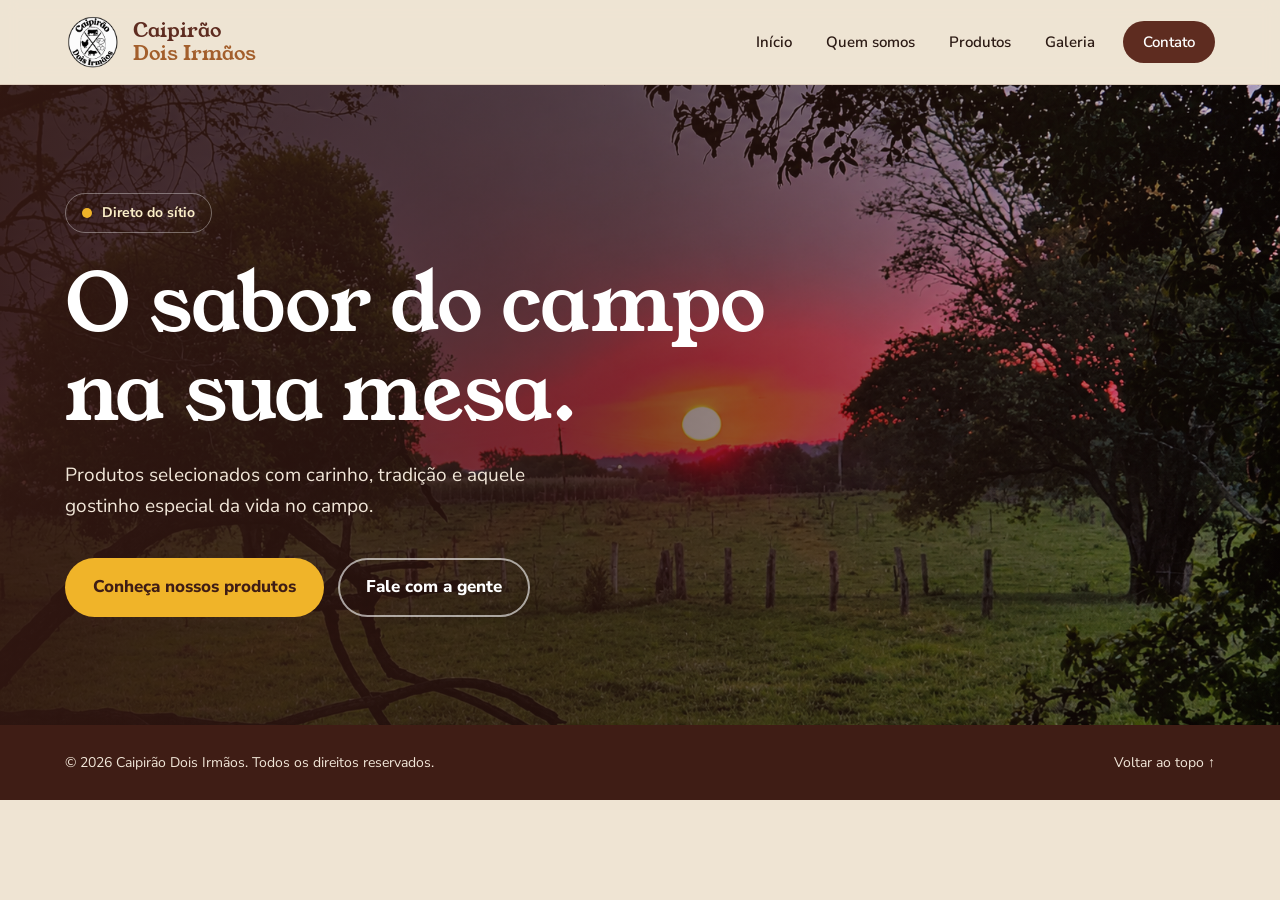
<file: index.html>
<!DOCTYPE html>
<html lang="pt-BR">
<head>
    <meta charset="UTF-8">
    <meta name="viewport" content="width=device-width, initial-scale=1.0">
    <title>Caipirão Dois Irmãos | Início</title>

    <link rel="preconnect" href="https://fonts.googleapis.com">
    <link rel="preconnect" href="https://fonts.gstatic.com" crossorigin>
    <link href="https://fonts.googleapis.com/css2?family=Nunito+Sans:wght@400;600;700;800&family=Young+Serif&display=swap" rel="stylesheet">

    <link rel="stylesheet" href="style.css">
</head>
<body>

    <header>
        <div class="container cabecalho">
            <a href="index.html" class="marca">
                <img src="assets/logo.png" alt="Logo Caipirão Dois Irmãos">
                <span>Caipirão <strong>Dois Irmãos</strong></span>
            </a>

            <nav>
                <a href="index.html" class="ativo">Início</a>
                <a href="sobre.html">Quem somos</a>
                <a href="produtos.html">Produtos</a>
                <a href="galeria.html">Galeria</a>
                <a href="contato.html" class="nav-destaque">Contato</a>
            </nav>
        </div>
    </header>

    <main>
        <section class="hero">
            <div class="container hero-conteudo">
                <span class="etiqueta">Direto do sítio</span>
                <h1>O sabor do campo na sua mesa.</h1>
                <p>
                    Produtos selecionados com carinho, tradição e aquele
                    gostinho especial da vida no campo.
                </p>
                <div class="hero-botoes">
                    <a href="produtos.html" class="botao">Conheça nossos produtos</a>
                    <a href="contato.html" class="botao botao-claro">Fale com a gente</a>
                </div>
            </div>
        </section>

    
    </main>

    <footer>
        <div class="container rodape">
            <p>© 2026 Caipirão Dois Irmãos. Todos os direitos reservados.</p>
            <a href="index.html">Voltar ao topo ↑</a>
        </div>
    </footer>

</body>
</html>
</file>
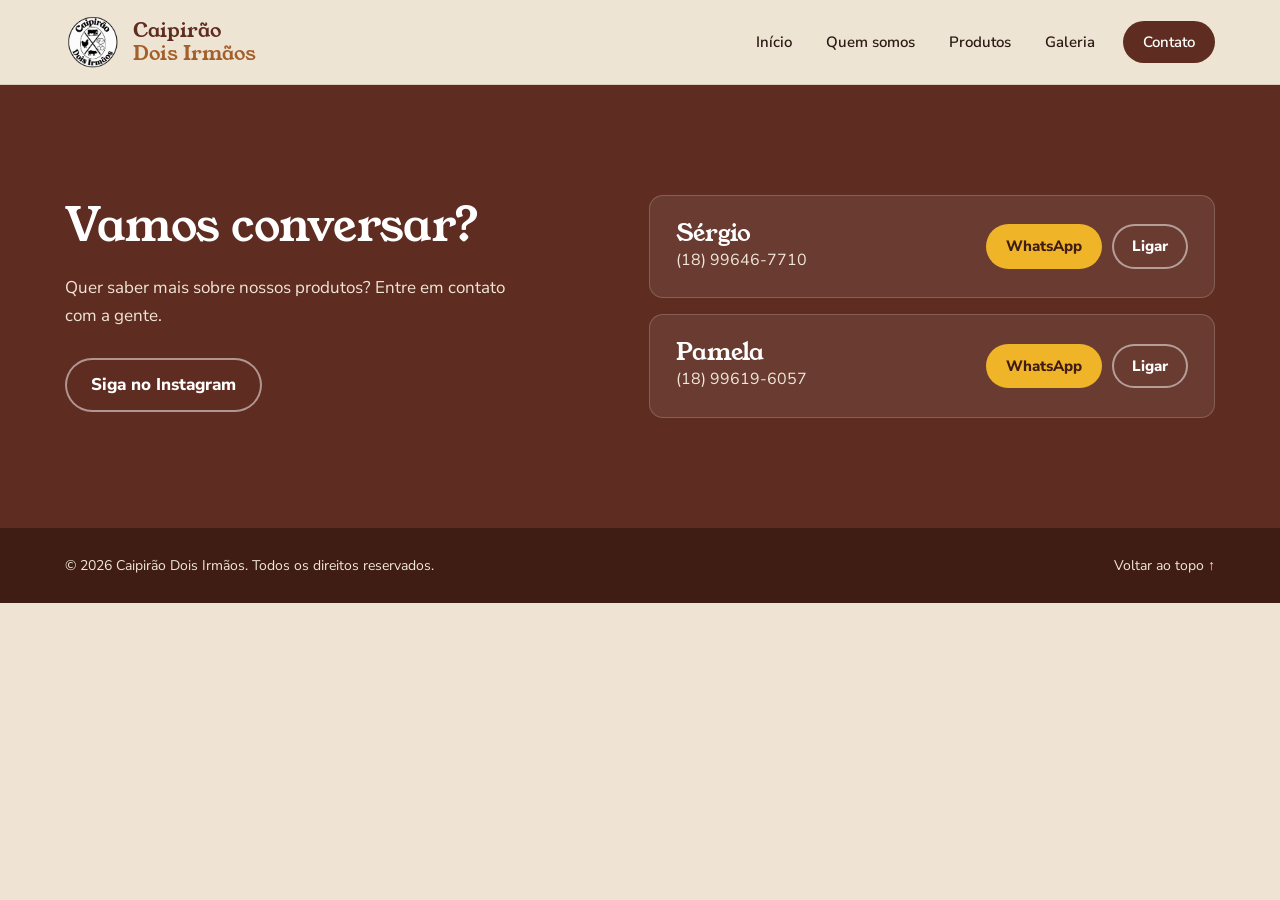
<file: contato.html>
<!DOCTYPE html>
<html lang="pt-BR">
<head>
    <meta charset="UTF-8">
    <meta name="viewport" content="width=device-width, initial-scale=1.0">
    <title>Caipirão Dois Irmãos | Contato</title>

    <link rel="preconnect" href="https://fonts.googleapis.com">
    <link rel="preconnect" href="https://fonts.gstatic.com" crossorigin>
    <link href="https://fonts.googleapis.com/css2?family=Nunito+Sans:wght@400;600;700;800&family=Young+Serif&display=swap" rel="stylesheet">

    <link rel="stylesheet" href="style.css">
</head>
<body>

    <header>
        <div class="container cabecalho">
            <a href="index.html" class="marca">
                <img src="assets/logo.png" alt="Logo Caipirão Dois Irmãos">
                <span>Caipirão <strong>Dois Irmãos</strong></span>
            </a>

            <nav>
                <a href="index.html">Início</a>
                <a href="sobre.html">Quem somos</a>
                <a href="produtos.html">Produtos</a>
                <a href="galeria.html">Galeria</a>
                <a href="contato.html" class="nav-destaque">Contato</a>
            </nav>
        </div>
    </header>

    <main>
        <section class="contato secao">
            <div class="container contato-conteudo">
                <div class="contato-texto">
                    <h2>Vamos conversar?</h2>
                    <p>
                        Quer saber mais sobre nossos produtos?
                        Entre em contato com a gente.
                    </p>
                    <a class="botao-instagram"
                       href="https://www.instagram.com/caipirao.doisirmaos?obrf=MXVzMXlxa3hqMmg5bg=="
                       target="_blank" rel="noopener noreferrer">
                        Siga no Instagram
                    </a>
                </div>

                <div class="contato-cartoes">
                    <div class="cartao-contato">
                        <div>
                            <h3>Sérgio</h3>
                            <p>(18) 99646-7710</p>
                        </div>
                        <div class="cartao-acoes">
                            <a class="btn-whats"
                               href="https://wa.me/5518996467710?text=Ol%C3%A1!%20Vim%20pelo%20site%20do%20Caipir%C3%A3o%20Dois%20Irm%C3%A3os."
                               target="_blank" rel="noopener noreferrer">WhatsApp</a>
                            <a class="btn-ligar" href="tel:+5518996467710">Ligar</a>
                        </div>
                    </div>

                    <div class="cartao-contato">
                        <div>
                            <h3>Pamela</h3>
                            <p>(18) 99619-6057</p>
                        </div>
                        <div class="cartao-acoes">
                            <a class="btn-whats"
                               href="https://wa.me/5518996196057?text=Ol%C3%A1!%20Vim%20pelo%20site%20do%20Caipir%C3%A3o%20Dois%20Irm%C3%A3os."
                               target="_blank" rel="noopener noreferrer">WhatsApp</a>
                            <a class="btn-ligar" href="tel:+5518996196057">Ligar</a>
                        </div>
                    </div>
                </div>
            </div>
        </section>
    </main>

    <footer>
        <div class="container rodape">
            <p>© 2026 Caipirão Dois Irmãos. Todos os direitos reservados.</p>
            <a href="contato.html">Voltar ao topo ↑</a>
        </div>
    </footer>

</body>
</html>
</file>
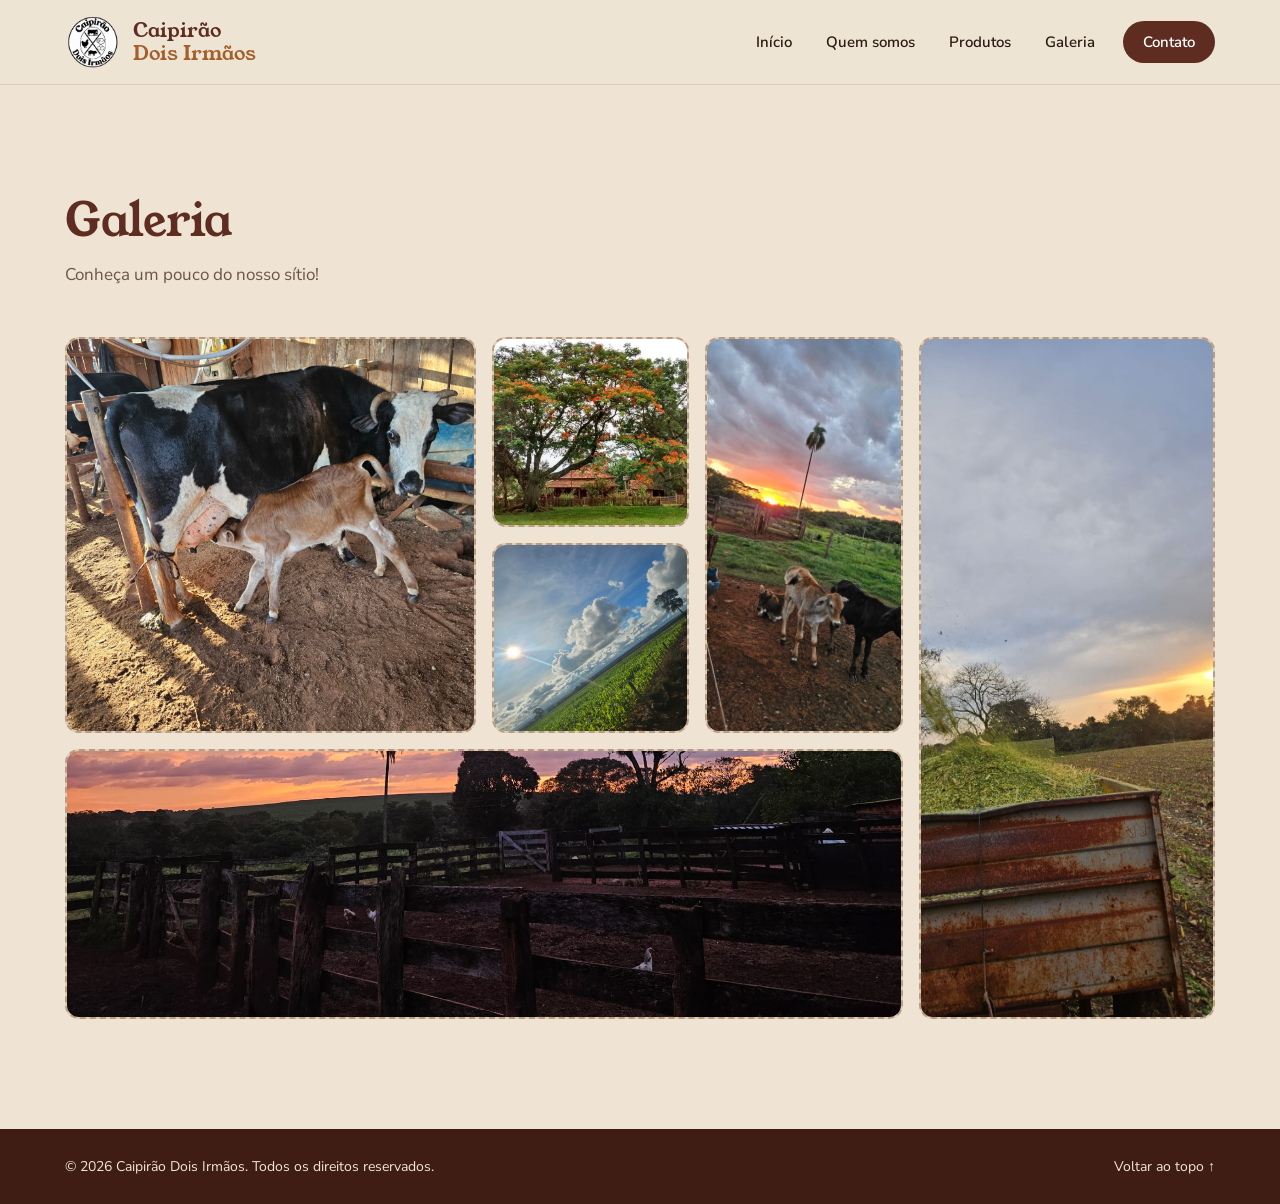
<file: galeria.html>
<!DOCTYPE html>
<html lang="pt-BR">
<head>
    <meta charset="UTF-8">
    <meta name="viewport" content="width=device-width, initial-scale=1.0">
    <title>Caipirão Dois Irmãos | Galeria</title>

    <link rel="preconnect" href="https://fonts.googleapis.com">
    <link rel="preconnect" href="https://fonts.gstatic.com" crossorigin>
    <link href="https://fonts.googleapis.com/css2?family=Nunito+Sans:wght@400;600;700;800&family=Young+Serif&display=swap" rel="stylesheet">

    <link rel="stylesheet" href="style.css">
</head>
<body>

    <header>
        <div class="container cabecalho">
            <a href="index.html" class="marca">
                <img src="assets/logo.png" alt="Logo Caipirão Dois Irmãos">
                <span>Caipirão <strong>Dois Irmãos</strong></span>
            </a>

            <nav>
                <a href="index.html">Início</a>
                <a href="sobre.html">Quem somos</a>
                <a href="produtos.html">Produtos</a>
                <a href="galeria.html" class="ativo">Galeria</a>
                <a href="contato.html" class="nav-destaque">Contato</a>
            </nav>
        </div>
    </header>

    <main>
        <section class="galeria secao">
            <div class="container">
                <div class="titulo-secao">
                    <h2>Galeria</h2>
                    <p>Conheça um pouco do nosso sítio!</p>
                </div>

                <div class="galeria-lista">
                    <figure class="galeria-item">
                        <img src="assets/fotogaleria1.jpeg" alt="Foto do sítio 1">
                    </figure>
                    <figure class="galeria-item">
                        <img src="assets/fotogaleria2.jpeg" alt="Foto do sítio 2">
                    </figure>
                    <figure class="galeria-item">
                        <img src="assets/fotogaleria3 (2).jpeg" alt="Foto do sítio 3">
                    </figure>
                    <figure class="galeria-item">
                        <img src="assets/fotogaleria4.jpeg" alt="Foto do sítio 4">
                    </figure>
                    <figure class="galeria-item">
                        <img src="assets/fotogaleria6 (2).jpeg" alt="Foto do sítio 5">
                    </figure>
                    <figure class="galeria-item">
                        <img src="assets/foto5galeria.jpeg" alt="Animais no sítio">
                    </figure>
                </div>
            </div>
        </section>
    </main>

    <footer>
        <div class="container rodape">
            <p>© 2026 Caipirão Dois Irmãos. Todos os direitos reservados.</p>
            <a href="galeria.html">Voltar ao topo ↑</a>
        </div>
    </footer>

</body>
</html>
</file>
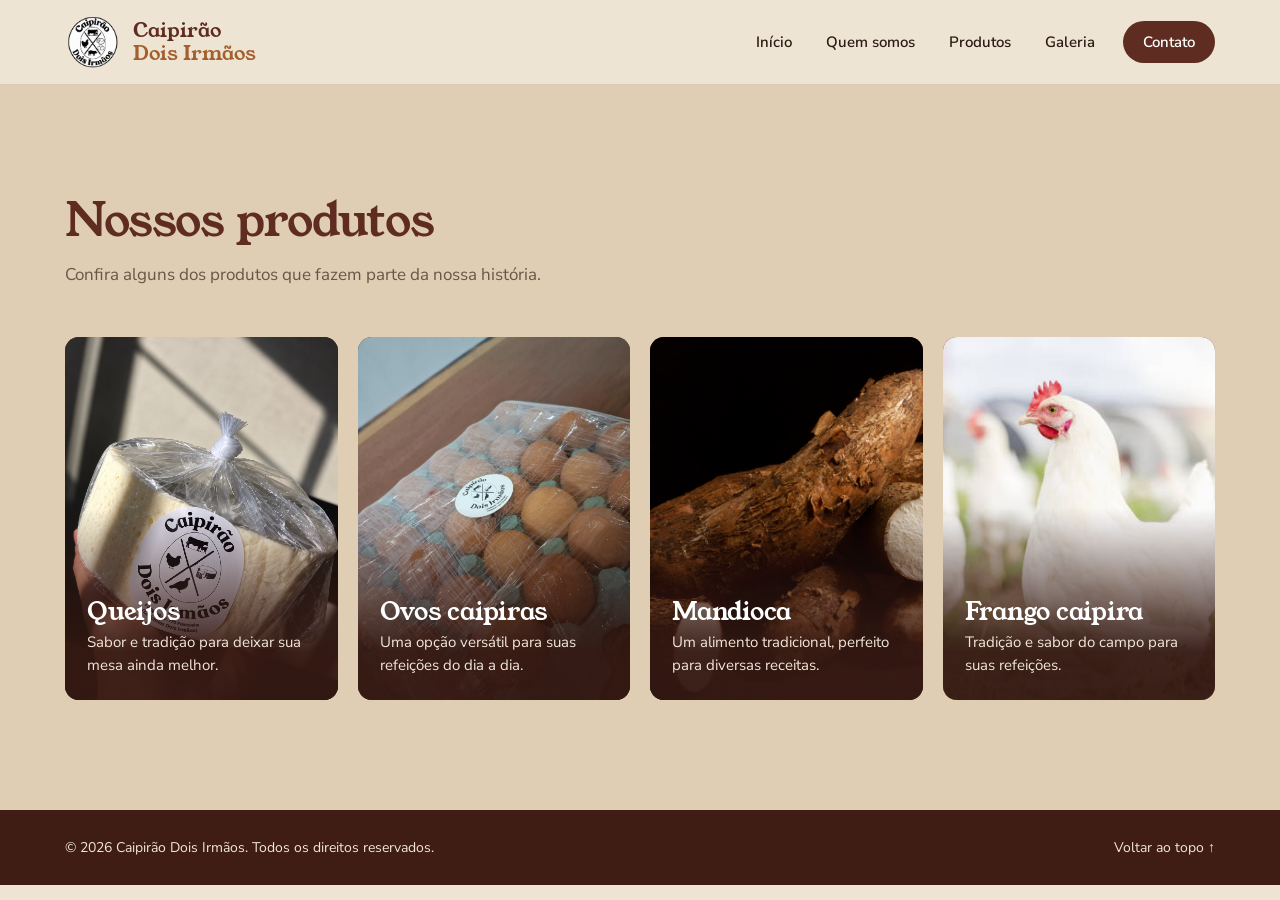
<file: produtos.html>
<!DOCTYPE html>
<html lang="pt-BR">
<head>
    <meta charset="UTF-8">
    <meta name="viewport" content="width=device-width, initial-scale=1.0">
    <title>Caipirão Dois Irmãos | Produtos</title>

    <link rel="preconnect" href="https://fonts.googleapis.com">
    <link rel="preconnect" href="https://fonts.gstatic.com" crossorigin>
    <link href="https://fonts.googleapis.com/css2?family=Nunito+Sans:wght@400;600;700;800&family=Young+Serif&display=swap" rel="stylesheet">

    <link rel="stylesheet" href="style.css">
</head>
<body>

    <header>
        <div class="container cabecalho">
            <a href="index.html" class="marca">
                <img src="assets/logo.png" alt="Logo Caipirão Dois Irmãos">
                <span>Caipirão <strong>Dois Irmãos</strong></span>
            </a>

            <nav>
                <a href="index.html">Início</a>
                <a href="sobre.html">Quem somos</a>
                <a href="produtos.html" class="ativo">Produtos</a>
                <a href="galeria.html">Galeria</a>
                <a href="contato.html" class="nav-destaque">Contato</a>
            </nav>
        </div>
    </header>

    <main>
        <section class="produtos secao">
            <div class="container">
                <div class="titulo-secao">
                    <h2>Nossos produtos</h2>
                    <p>Confira alguns dos produtos que fazem parte da nossa história.</p>
                </div>

                <div class="produtos-lista">

                    <article class="produto">
                        <img src="assets/Queijo Caipirão Dois Irmãos ao Sol.png" alt="Queijos">
                        <div class="produto-info">
                            <h3>Queijos</h3>
                            <p>Sabor e tradição para deixar sua mesa ainda melhor.</p>
                        </div>
                    </article>

                    <article class="produto">
                        <img src="assets/ovos.jpeg" alt="Ovos caipiras">
                        <div class="produto-info">
                            <h3>Ovos caipiras</h3>
                            <p>Uma opção versátil para suas refeições do dia a dia.</p>
                        </div>
                    </article>

                    <article class="produto">
                        <img src="assets/mandioca.jpg" alt="Mandioca">
                        <div class="produto-info">
                            <h3>Mandioca</h3>
                            <p>Um alimento tradicional, perfeito para diversas receitas.</p>
                        </div>
                    </article>

                    <article class="produto">
                        <img src="assets/galinha.jpg" alt="Galinha caipira">
                        <div class="produto-info">
                            <h3>Frango caipira</h3>
                            <p>Tradição e sabor do campo para suas refeições.</p>
                        </div>
                    </article>

                </div>
            </div>
        </section>
    </main>

    <footer>
        <div class="container rodape">
            <p>© 2026 Caipirão Dois Irmãos. Todos os direitos reservados.</p>
            <a href="produtos.html">Voltar ao topo ↑</a>
        </div>
    </footer>

</body>
</html>
</file>
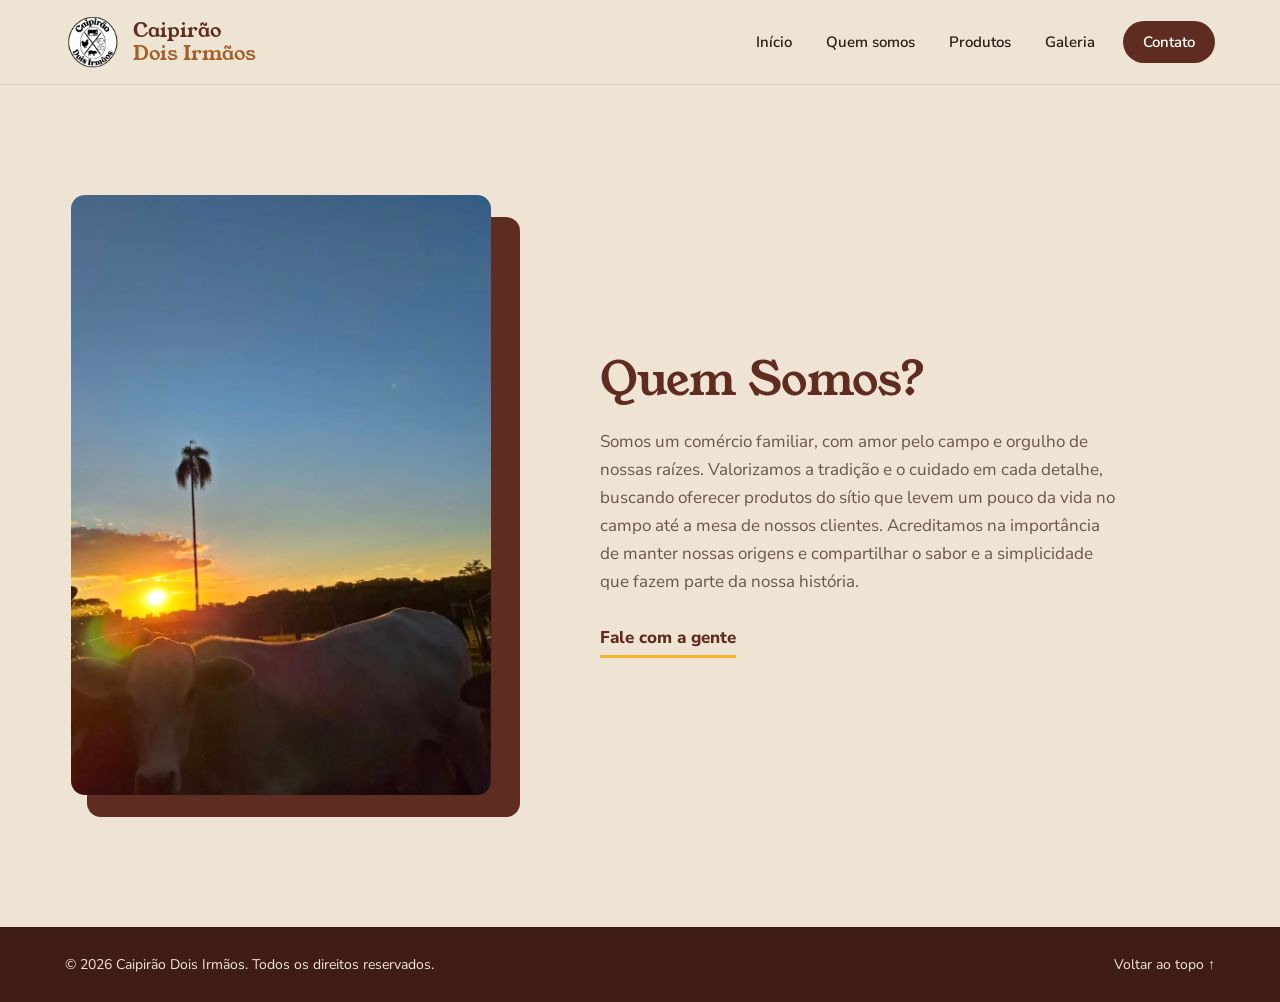
<file: sobre.html>
<!DOCTYPE html>
<html lang="pt-BR">
<head>
    <meta charset="UTF-8">
    <meta name="viewport" content="width=device-width, initial-scale=1.0">
    <title>Caipirão Dois Irmãos | Quem somos</title>

    <link rel="preconnect" href="https://fonts.googleapis.com">
    <link rel="preconnect" href="https://fonts.gstatic.com" crossorigin>
    <link href="https://fonts.googleapis.com/css2?family=Nunito+Sans:wght@400;600;700;800&family=Young+Serif&display=swap" rel="stylesheet">

    <link rel="stylesheet" href="style.css">
</head>
<body>

    <header>
        <div class="container cabecalho">
            <a href="index.html" class="marca">
                <img src="assets/logo.png" alt="Logo Caipirão Dois Irmãos">
                <span>Caipirão <strong>Dois Irmãos</strong></span>
            </a>

            <nav>
                <a href="index.html">Início</a>
                <a href="sobre.html" class="ativo">Quem somos</a>
                <a href="produtos.html">Produtos</a>
                <a href="galeria.html">Galeria</a>
                <a href="contato.html" class="nav-destaque">Contato</a>
            </nav>
        </div>
    </header>

    <main>
        <section class="sobre secao">
            <div class="container sobre-conteudo">
                <div class="sobre-imagem">
                    <img src="assets/paisagem1.jpeg" alt="Paisagem rural">
                </div>

                <div class="sobre-texto">
                    <h2>Quem Somos?</h2>
                    <p>
                        Somos um comércio familiar, com amor pelo campo e orgulho de nossas raízes. Valorizamos a tradição e o cuidado em cada detalhe, buscando oferecer produtos do sítio que levem um pouco da vida no campo até a mesa de nossos clientes. Acreditamos na importância de manter nossas origens e compartilhar o sabor e a simplicidade que fazem parte da nossa história.
                    </p>

                    <a href="contato.html" class="link">Fale com a gente</a>
                </div>
            </div>
        </section>
    </main>

    <footer>
        <div class="container rodape">
            <p>© 2026 Caipirão Dois Irmãos. Todos os direitos reservados.</p>
            <a href="sobre.html">Voltar ao topo ↑</a>
        </div>
    </footer>

</body>
</html>
</file>
<file: style.css>
/* ==========================================================
   Caipirão Dois Irmãos — estilo
   Paleta: marrom (cor do Instagram), gema de ovo, papel kraft, areia, caramelo
   Fontes: Young Serif (títulos) + Nunito Sans (textos)
   ========================================================== */

:root {
    --marrom: #5e2c20;
    --marrom-escuro: #3f1d15;
    --gema: #f0b429;
    --gema-escura: #d99a0b;
    --papel: #efe4d3;
    --areia: #dfcdb4;
    --tinta: #2b1a14;
    --texto-suave: #6a5648;
    --terra: #a35f2c;

    --fonte-titulo: "Young Serif", Georgia, "Times New Roman", serif;
    --fonte-texto: "Nunito Sans", Arial, Helvetica, sans-serif;
}

/* Configurações gerais */
* {
    margin: 0;
    padding: 0;
    box-sizing: border-box;
}

html {
    scroll-behavior: smooth;
    scroll-padding-top: 90px;
}

body {
    font-family: var(--fonte-texto);
    font-size: 17px;
    color: var(--tinta);
    background-color: var(--papel);
    line-height: 1.65;
}

img {
    max-width: 100%;
}

.container {
    width: 90%;
    max-width: 1150px;
    margin: 0 auto;
}

.secao {
    padding: 110px 0;
}

h1, h2, h3 {
    font-family: var(--fonte-titulo);
    font-weight: 400;
    line-height: 1.12;
    letter-spacing: -0.01em;
}

h2 {
    font-size: clamp(2rem, 4vw, 2.9rem);
    margin-bottom: 22px;
    color: var(--marrom);
}

p {
    color: var(--texto-suave);
}

a {
    text-decoration: none;
    color: inherit;
}

:focus-visible {
    outline: 3px solid var(--gema);
    outline-offset: 3px;
    border-radius: 4px;
}

/* ---------- Cabeçalho ---------- */
header {
    position: sticky;
    top: 0;
    z-index: 20;
    background-color: rgba(239, 228, 211, 0.94);
    backdrop-filter: blur(8px);
    -webkit-backdrop-filter: blur(8px);
    border-bottom: 1px solid rgba(94, 44, 32, 0.14);
}

.cabecalho {
    min-height: 84px;
    display: flex;
    align-items: center;
    justify-content: space-between;
    gap: 25px;
}

.marca {
    display: flex;
    align-items: center;
    gap: 12px;
    font-family: var(--fonte-titulo);
    font-size: 20px;
    line-height: 1.15;
    color: var(--marrom);
}

.marca img {
    width: 56px;
    height: 56px;
    object-fit: contain;
}

.marca span {
    display: flex;
    flex-direction: column;
}

.marca strong {
    font-weight: 400;
    color: var(--terra);
}

nav {
    display: flex;
    align-items: center;
    gap: 6px;
}

nav a {
    padding: 8px 14px;
    border-radius: 999px;
    font-size: 15px;
    font-weight: 600;
    color: var(--tinta);
    transition: background-color 0.25s, color 0.25s;
}

nav a:hover {
    background-color: var(--areia);
}

nav a.nav-destaque {
    margin-left: 8px;
    padding: 9px 20px;
    background-color: var(--marrom);
    color: white;
}

nav a.nav-destaque:hover {
    background-color: var(--marrom-escuro);
}

/* ---------- Início (hero) ---------- */
.hero {
    min-height: 640px;
    display: flex;
    align-items: center;
    background:
        linear-gradient(100deg, rgba(52, 24, 18, 0.92) 0%, rgba(52, 24, 18, 0.62) 48%, rgba(52, 24, 18, 0.12) 100%),
        url("assets/pordosol.png");
    background-size: cover;
    background-position: center;
    color: white;
}

.hero-conteudo {
    padding-top: 70px;
    padding-bottom: 70px;
}

.etiqueta {
    display: inline-flex;
    align-items: center;
    gap: 10px;
    padding: 7px 16px;
    border: 1px solid rgba(255, 255, 255, 0.35);
    border-radius: 999px;
    font-size: 14px;
    font-weight: 700;
    color: #fbeec8;
}

.etiqueta::before {
    content: "";
    width: 10px;
    height: 10px;
    border-radius: 50%;
    background-color: var(--gema);
}

.hero h1 {
    font-size: clamp(2.8rem, 7vw, 5rem);
    max-width: 720px;
    margin: 26px 0 22px;
    color: white;
}

.hero p {
    color: #f1e6d8;
    font-size: 19px;
    max-width: 520px;
    margin-bottom: 36px;
}

.hero-botoes {
    display: flex;
    flex-wrap: wrap;
    gap: 14px;
}

.botao {
    display: inline-block;
    padding: 15px 28px;
    background-color: var(--gema);
    color: var(--marrom-escuro);
    border-radius: 999px;
    font-weight: 800;
    transition: background-color 0.25s, transform 0.25s;
}

.botao:hover {
    background-color: var(--gema-escura);
    transform: translateY(-2px);
}

.botao-claro {
    background-color: transparent;
    color: white;
    box-shadow: inset 0 0 0 2px rgba(255, 255, 255, 0.6);
}

.botao-claro:hover {
    background-color: rgba(255, 255, 255, 0.14);
}

/* ---------- Quem somos ---------- */
.sobre-conteudo {
    display: grid;
    grid-template-columns: 0.85fr 1.15fr;
    align-items: center;
    gap: 80px;
}

.sobre-imagem {
    position: relative;
    display: flex;
    justify-content: center;
    align-items: center;
    padding: 0 22px 22px 0;
}

/* bloco marrom atrás da foto */
.sobre-imagem::before {
    content: "";
    position: absolute;
    top: 22px;
    left: 22px;
    right: 0;
    bottom: 0;
    background-color: var(--marrom);
    border-radius: 14px;
}

.sobre-imagem img {
    position: relative;
    display: block;
    width: 100%;
    max-width: 420px;
    height: 600px;
    object-fit: cover;
    object-position: center 65%;
    border-radius: 14px;
}

.sobre-texto p {
    margin-bottom: 18px;
    max-width: 520px;
}

.link {
    display: inline-block;
    margin-top: 10px;
    padding-bottom: 3px;
    color: var(--marrom);
    font-weight: 800;
    border-bottom: 3px solid var(--gema);
    transition: border-color 0.25s;
}

.link:hover {
    border-color: var(--marrom);
}

/* ---------- Produtos ---------- */
.produtos {
    background-color: var(--areia);
}

.titulo-secao {
    max-width: 560px;
    margin-bottom: 48px;
}

.titulo-secao h2 {
    margin-bottom: 14px;
}

.produtos-lista {
    display: grid;
    grid-template-columns: repeat(4, 1fr);
    gap: 20px;
}

.produto {
    position: relative;
    aspect-ratio: 3 / 4;
    border-radius: 14px;
    overflow: hidden;
    background-color: var(--marrom);
}

.produto img {
    position: absolute;
    inset: 0;
    display: block;
    width: 100%;
    height: 100%;
    object-fit: cover;
    transition: transform 0.6s ease;
}

.produto:hover img {
    transform: scale(1.05);
}

.produto-info {
    position: absolute;
    left: 0;
    right: 0;
    bottom: 0;
    padding: 90px 22px 24px;
    background: linear-gradient(to top, rgba(52, 24, 18, 0.95) 25%, rgba(52, 24, 18, 0));
}

.produto-info h3 {
    font-size: 1.55rem;
    margin-bottom: 6px;
    color: white;
}

.produto-info p {
    font-size: 15px;
    line-height: 1.5;
    color: #f1e6d8;
}

/* ---------- Galeria ---------- */
.galeria-lista {
    display: grid;
    grid-template-columns: repeat(4, 1fr) 1.5fr;
    grid-template-rows: 190px 190px 270px;
    grid-auto-rows: 190px;
    gap: 16px;
}

.galeria-item {
    position: relative;
    overflow: hidden;
    border-radius: 14px;
    background-color: var(--areia);
    border: 2px dashed rgba(94, 44, 32, 0.3);
}

/* Posição de cada foto no computador (5 colunas) */
.galeria-item:nth-child(1) { grid-column: 1 / 3; grid-row: 1 / 3; }   /* grande */
.galeria-item:nth-child(2) { grid-column: 3;     grid-row: 1; }
.galeria-item:nth-child(4) { grid-column: 3;     grid-row: 2; }
.galeria-item:nth-child(3) { grid-column: 4;     grid-row: 1 / 3; }   /* vertical */
.galeria-item:nth-child(5) { grid-column: 5;     grid-row: 1 / 4; }   /* vertical (nova), desce até o fim */
.galeria-item:nth-child(6) { grid-column: 1 / 5;  grid-row: 3; }      /* larga, termina antes da foto vertical */

.galeria-vazio {
    position: absolute;
    inset: 0;
    display: flex;
    align-items: center;
    justify-content: center;
    font-weight: 700;
    font-size: 15px;
    color: var(--texto-suave);
}

.galeria-item img {
    position: absolute;
    inset: 0;
    display: block;
    width: 100%;
    height: 100%;
    object-fit: cover;
    transition: transform 0.6s ease;
}

.galeria-item:hover img {
    transform: scale(1.05);
}

/* Foto larga da última linha: mostra a parte de baixo da imagem (onde ficam os animais) */
.galeria-item:nth-child(6) img {
    object-position: center bottom;
}

/* Foto vertical nova: enquadra um pouco mais à direita (para aparecer o sol) */
.galeria-item:nth-child(5) img {
    object-position: 65% center;
}

/* ---------- Contato ---------- */
.contato {
    background-color: var(--marrom);
    color: white;
}

.contato-conteudo {
    display: grid;
    grid-template-columns: 1fr 1.1fr;
    align-items: center;
    gap: 70px;
}

.contato h2 {
    color: white;
}

.contato-texto p {
    color: #f1e6d8;
    max-width: 460px;
    margin-bottom: 28px;
}

.botao-instagram {
    display: inline-block;
    padding: 13px 26px;
    border-radius: 999px;
    font-weight: 800;
    color: white;
    box-shadow: inset 0 0 0 2px rgba(255, 255, 255, 0.5);
    transition: background-color 0.25s;
}

.botao-instagram:hover {
    background-color: rgba(255, 255, 255, 0.14);
}

.contato-cartoes {
    display: grid;
    gap: 16px;
}

.cartao-contato {
    display: flex;
    align-items: center;
    justify-content: space-between;
    flex-wrap: wrap;
    gap: 16px;
    padding: 24px 26px;
    background-color: rgba(255, 255, 255, 0.08);
    border: 1px solid rgba(255, 255, 255, 0.18);
    border-radius: 14px;
}

.cartao-contato h3 {
    font-size: 1.5rem;
    color: white;
}

.cartao-contato p {
    color: #f1e6d8;
    font-size: 16px;
}

.cartao-acoes {
    display: flex;
    gap: 10px;
}

.cartao-acoes a {
    padding: 10px 20px;
    border-radius: 999px;
    font-size: 15px;
    font-weight: 800;
    transition: background-color 0.25s;
}

.btn-whats {
    background-color: var(--gema);
    color: var(--marrom-escuro);
}

.btn-whats:hover {
    background-color: var(--gema-escura);
}

.btn-ligar {
    color: white;
    box-shadow: inset 0 0 0 2px rgba(255, 255, 255, 0.5);
}

.btn-ligar:hover {
    background-color: rgba(255, 255, 255, 0.14);
}

/* ---------- Rodapé ---------- */
footer {
    background-color: var(--marrom-escuro);
    padding: 26px 0;
}

.rodape {
    display: flex;
    justify-content: space-between;
    align-items: center;
    gap: 20px;
}

.rodape p,
.rodape a {
    color: #f1e6d8;
    font-size: 14px;
}

.rodape a:hover {
    color: var(--gema);
}

/* ---------- Tablets e celulares ---------- */
@media (max-width: 900px) {
    .produtos-lista {
        grid-template-columns: repeat(2, 1fr);
    }
}

@media (max-width: 800px) {
    header {
        position: static;
    }

    .cabecalho {
        flex-direction: column;
        padding: 16px 0;
        gap: 12px;
    }

    nav {
        justify-content: center;
        flex-wrap: wrap;
    }

    .secao {
        padding: 70px 0;
    }

    .hero {
        min-height: 560px;
        background:
            linear-gradient(180deg, rgba(52, 24, 18, 0.78) 0%, rgba(52, 24, 18, 0.55) 100%),
            url("assets/pordosol.png");
        background-size: cover;
        background-position: center;
    }

    .sobre-conteudo,
    .contato-conteudo {
        grid-template-columns: 1fr;
        gap: 45px;
    }

    .sobre-imagem img {
        height: 380px;
    }

    .galeria-lista {
        grid-template-columns: repeat(2, 1fr);
        grid-template-rows: none;
        grid-auto-rows: 180px;
    }

    .galeria-item:nth-child(n) {
        grid-column: auto;
        grid-row: auto;
    }

    .galeria-item:nth-child(1),
    .galeria-item:nth-child(6) {
        grid-column: span 2;
    }
}

@media (max-width: 520px) {
    .produtos-lista {
        grid-template-columns: 1fr;
    }

    .produto {
        aspect-ratio: 4 / 3.4;
    }

    .hero-botoes a {
        width: 100%;
        text-align: center;
    }

    .cartao-contato {
        flex-direction: column;
        align-items: flex-start;
    }

    .rodape {
        flex-direction: column;
        text-align: center;
    }
}

/* Respeita quem prefere menos movimento */
@media (prefers-reduced-motion: reduce) {
    html {
        scroll-behavior: auto;
    }

    * {
        transition: none !important;
    }
}
</file>
